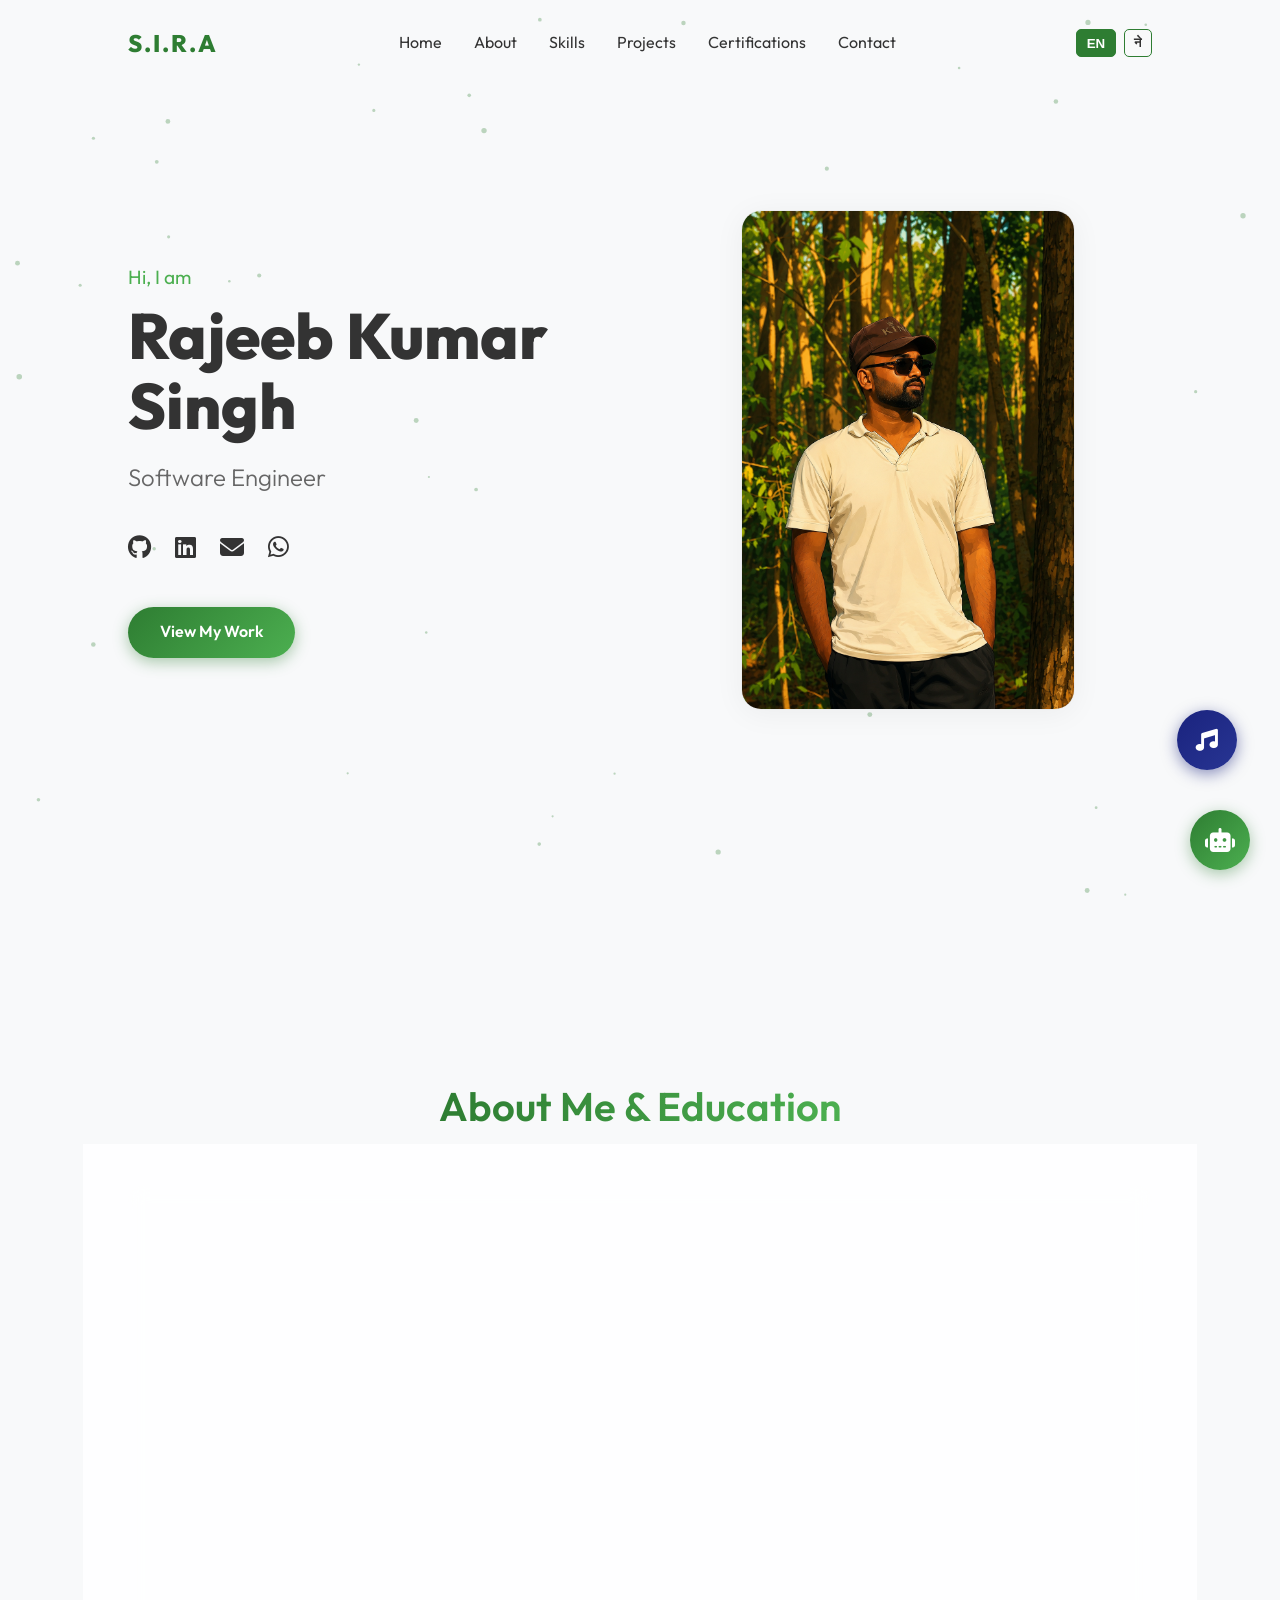
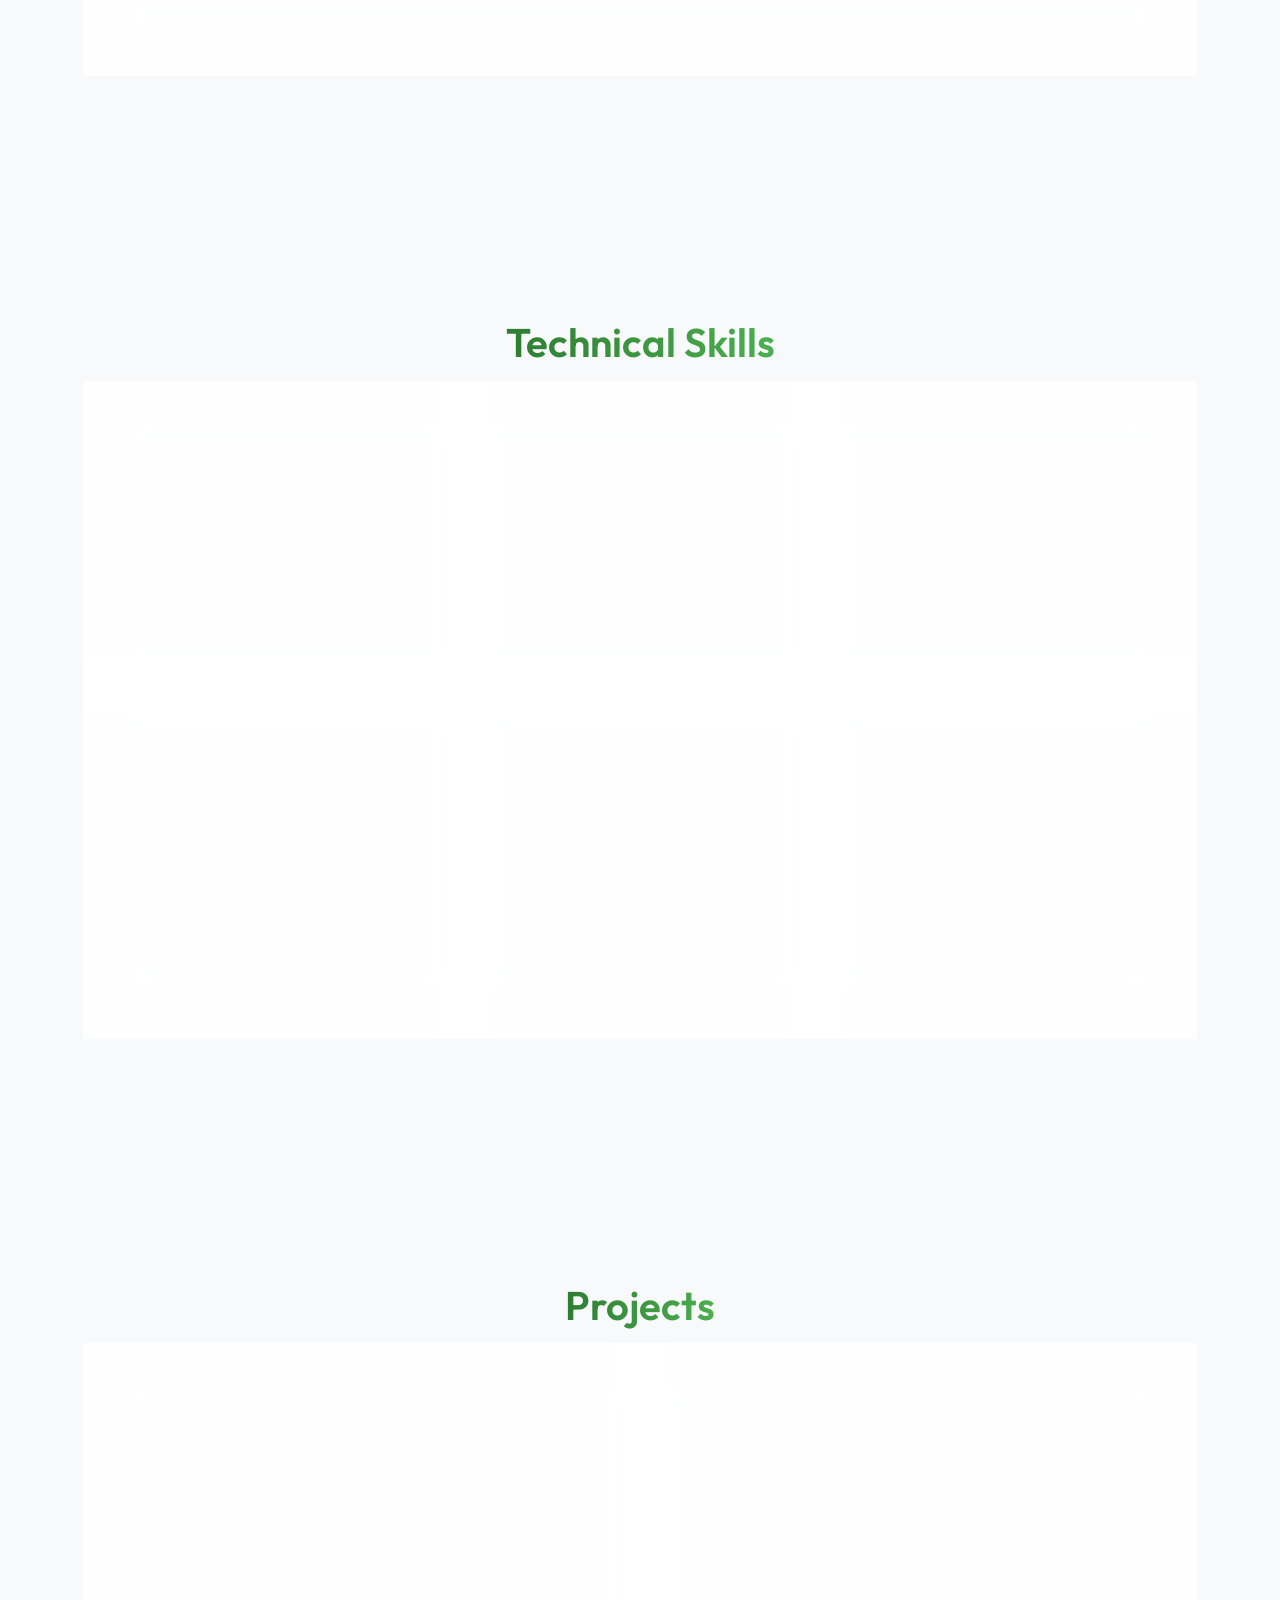
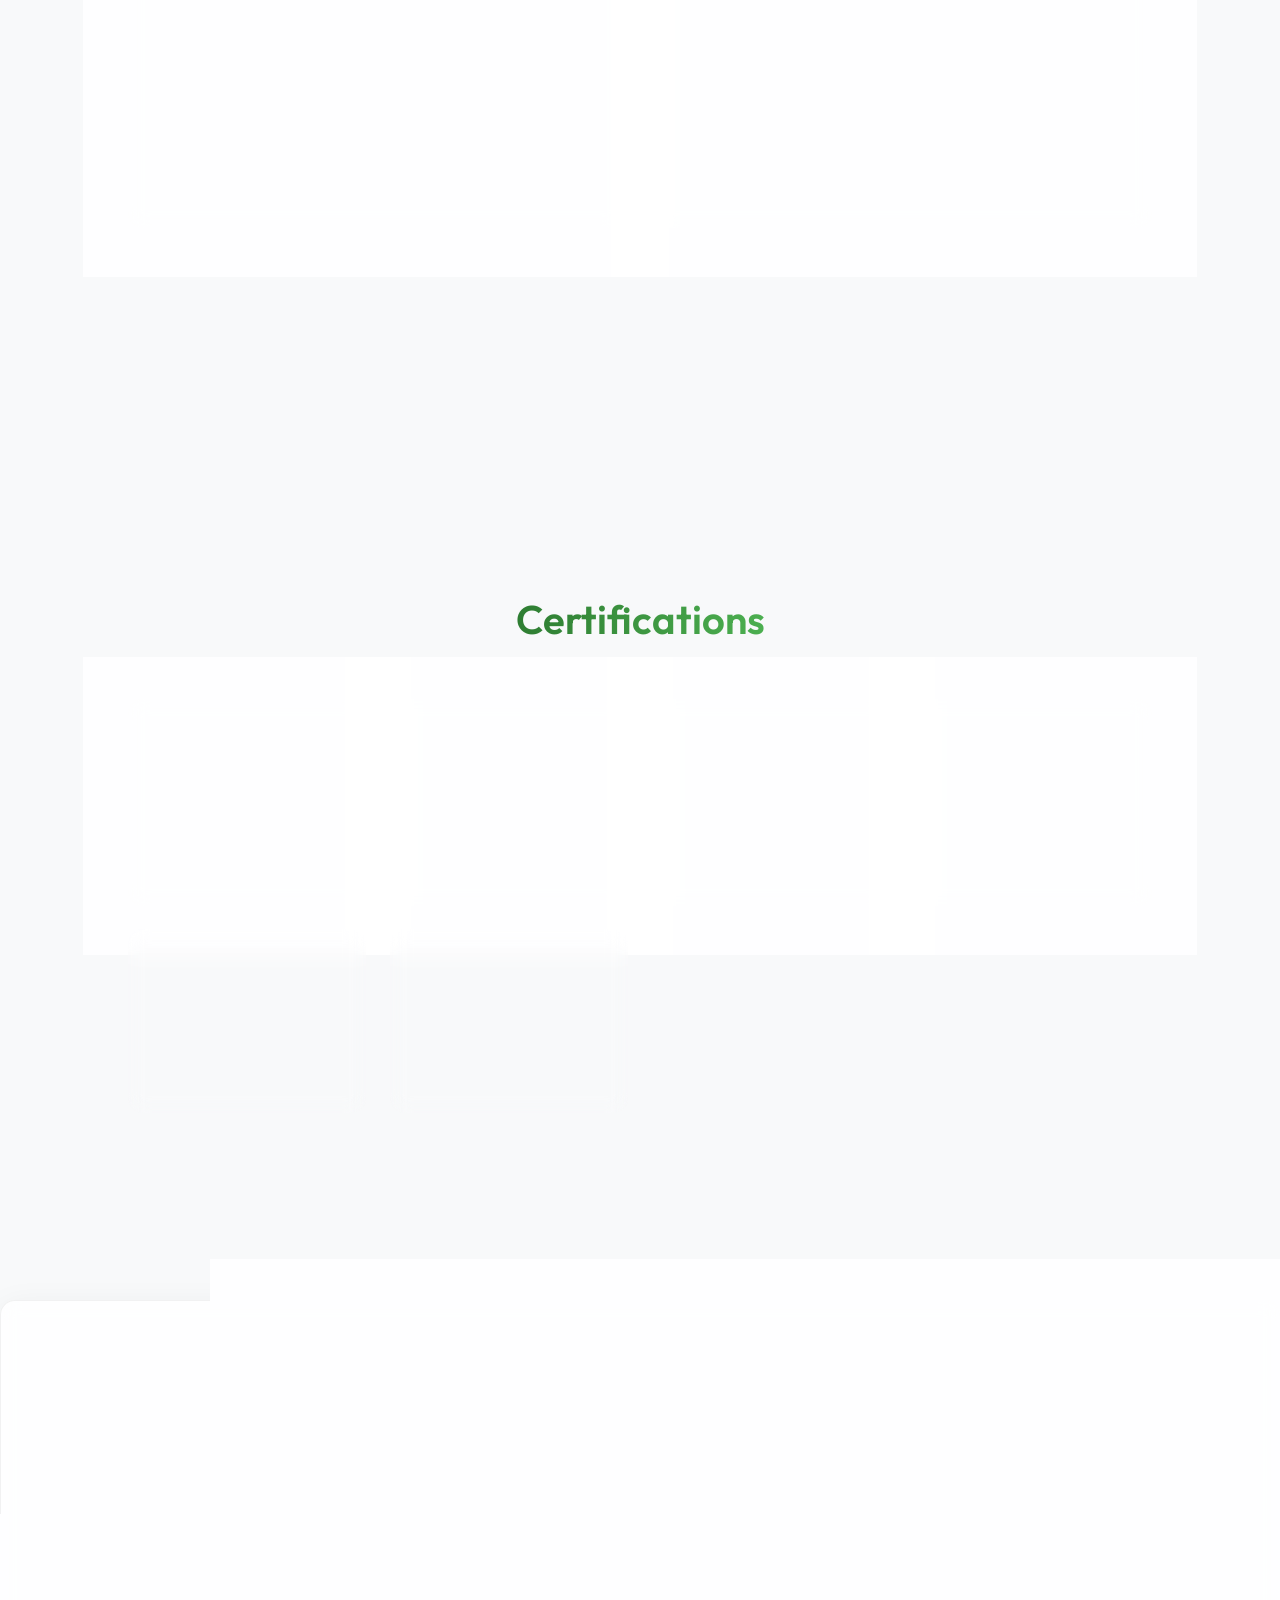
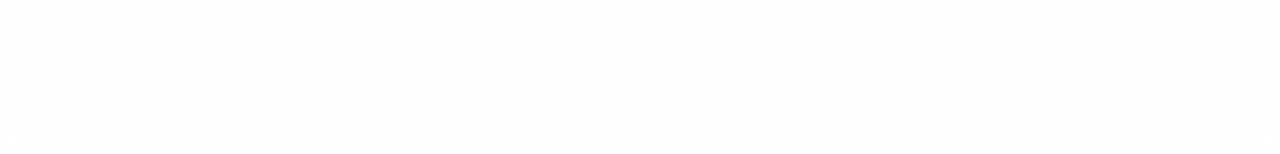
<file: index.html>
<!DOCTYPE html>
<html lang="en">

<head>
    <meta charset="UTF-8">
    <meta name="viewport" content="width=device-width, initial-scale=1.0">
    <meta name="description" content="Rajeeb Kumar Singh - Portfolio">
    <title>Rajeeb Kumar Singh | Portfolio</title>
    <!-- Google Fonts -->
    <link rel="preconnect" href="https://fonts.googleapis.com">
    <link rel="preconnect" href="https://fonts.gstatic.com" crossorigin>
    <link href="https://fonts.googleapis.com/css2?family=Outfit:wght@300;400;600;800&display=swap" rel="stylesheet">
    <link rel="stylesheet" href="style.css">
    <!-- Font Awesome for Icons -->
    <link rel="stylesheet" href="https://cdnjs.cloudflare.com/ajax/libs/font-awesome/6.4.0/css/all.min.css">
    <script src="translations.js"></script>
</head>

<body>

    <!-- Canvas for background effects (e.g., particles/waves) -->
    <canvas id="bg-canvas"></canvas>

    <!-- Navigation -->
    <nav class="navbar">
        <div class="logo">S.I.R.A</div>
        <ul class="nav-links">
            <li><a href="#home" data-i18n="nav_home">Home</a></li>
            <li><a href="#about" data-i18n="nav_about">About</a></li>
            <li><a href="#skills" data-i18n="nav_skills">Skills</a></li>
            <li><a href="#projects" data-i18n="nav_projects">Projects</a></li>
            <li><a href="#certifications" data-i18n="nav_certifications">Certifications</a></li>
            <li><a href="#contact" data-i18n="nav_contact">Contact</a></li>
        </ul>
        <div class="lang-switch">
            <button id="lang-en" class="active">EN</button>
            <button id="lang-ne">ने</button>
        </div>
        <div class="hamburger" id="hamburger">
            <i class="fas fa-bars" id="hamburger-icon"></i>
        </div>
    </nav>
    <!-- Mobile nav overlay backdrop -->
    <div class="nav-overlay" id="nav-overlay"></div>

    <!-- Hero Section -->
    <section id="home" class="hero">
        <div class="hero-container">
            <div class="hero-content">
                <p class="greeting" data-i18n="greeting">Hi, I am</p>
                <h1 class="name" data-i18n="name">Rajeeb Kumar Singh</h1>
                <h2 class="roles">
                    <span class="typewriter" data-i18n="roles">Software Engineering Student | QA | Web Developer | ML Enthusiast</span>
                </h2>
                <div class="social-links">
                    <a href="https://github.com/Viz-Ar" target="_blank" title="GitHub"><i class="fab fa-github"></i></a>
                    <a href="https://Linkedin.com/in/rajivsingh/" target="_blank" title="LinkedIn"><i
                            class="fab fa-linkedin"></i></a>
                    <a href="mailto:singhrajiv18110922@gmail.com" title="Email"><i class="fas fa-envelope"></i></a>
                    <a href="https://wa.me/9779815879153" target="_blank" title="WhatsApp"><i
                            class="fab fa-whatsapp"></i></a>
                </div>
                <a href="#projects" class="btn primary-btn" data-i18n="view_work">View My Work</a>
            </div>
            <div class="hero-image-wrapper">
                <img src="Rajiv_O.png" 
                     onerror="this.onerror=null;this.src='https://raw.githubusercontent.com/Viz-Ar/Portfolio/main/Rajiv_O.png'" 
                     alt="Rajeeb Kumar Singh" class="hero-img">
            </div>
        </div>
    </section>

    <!-- About & Education Section -->
    <section id="about" class="about">
        <div class="section-title">
            <h2 data-i18n="about_title">About Me & Education</h2>
        </div>
        <div class="about-container glass-panel">

            <div class="about-text">
                <p data-i18n="about_desc">I am a passionate <strong>Software Engineering Student</strong> at Pokhara University, with a
                    keen interest in Software Quality Assurance, Full-Stack Web Development, and Machine Learning. I
                    thrive on solving complex problems and continuously expanding my technical toolkit.</p>
            </div>
            <div class="education-timeline">
                <div class="timeline-item">
                    <div class="timeline-dot"></div>
                    <div class="timeline-content">
                        <h3 data-i18n="edu_be">BE in Software Engineering</h3>
                        <p data-i18n="edu_pu">Pokhara University</p>
                        <span class="date" data-i18n="edu_be_date">2022 – Present</span>
                    </div>
                </div>
                <div class="timeline-item">
                    <div class="timeline-dot"></div>
                    <div class="timeline-content">
                        <h3 data-i18n="edu_neb">NEB 10+2</h3>
                        <p data-i18n="edu_kh">Kumudini Homes Secondary School</p>
                        <span class="date" data-i18n="edu_neb_date">2019 – 2021</span>
                    </div>
                </div>
            </div>
        </div>
    </section>

    <!-- Skills Section -->
    <section id="skills" class="skills">
        <div class="section-title">
            <h2 data-i18n="skills_title">Technical Skills</h2>
        </div>
        <div class="skills-grid">
            <div class="skill-category glass-card">
                <h3><i class="fas fa-code"></i> <span data-i18n="skill_prog">Programming</span></h3>
                <div class="tags">
                    <span>Python</span>
                    <span>JavaScript</span>
                    <span>C</span>
                    <span>SQL</span>
                    <span>Flutter</span>
                </div>
            </div>
            <div class="skill-category glass-card">
                <h3><i class="fas fa-brain"></i> <span data-i18n="skill_ml">Machine Learning</span></h3>
                <div class="tags">
                    <span>Scikit-learn</span>
                    <span>TensorFlow</span>
                    <span>CNN</span>
                    <span>XGBoost</span>
                    <span>Random Forest</span>
                </div>
            </div>
            <div class="skill-category glass-card">
                <h3><i class="fas fa-globe"></i> <span data-i18n="skill_web">Web Development</span></h3>
                <div class="tags">
                    <span>HTML/CSS</span>
                    <span>JavaScript</span>
                    <span>Django (Beginner)</span>
                </div>
            </div>
            <div class="skill-category glass-card">
                <h3><i class="fas fa-chart-pie"></i> <span data-i18n="skill_ds">Data Science</span></h3>
                <div class="tags">
                    <span>EDA</span>
                    <span>Data Visualization</span>
                    <span>Pandas</span>
                    <span>NumPy</span>
                </div>
            </div>
            <div class="skill-category glass-card">
                <h3><i class="fas fa-tools"></i> <span data-i18n="skill_tools">Tools & Platforms</span></h3>
                <div class="tags">
                    <span>Git & GitHub</span>
                    <span>VS Code</span>
                    <span>Jupyter Notebook</span>
                    <span>Streamlit</span>
                    <span>Docker</span>
                    <span>Postman</span>
                    <span>Selenium</span>
                    <span>JMeter</span>
                </div>
            </div>
            <div class="skill-category glass-card">
                <h3><i class="fas fa-lightbulb"></i> <span data-i18n="skill_concepts">Concepts</span></h3>
                <div class="tags">
                    <span>Deep Learning</span>
                    <span>Software Testing Basics</span>
                    <span>Problem Solving</span>
                    <span>Teamwork</span>
                </div>
            </div>
        </div>
    </section>

    <!-- Projects Section -->
    <section id="projects" class="projects">
        <div class="section-title">
            <h2 data-i18n="projects_title">Projects</h2>
        </div>
        <div class="project-grid">
            <div class="project-card glass-card">
                <div class="project-info">
                    <h3>MastishkhNet</h3>
                    <p class="subtitle" data-i18n="proj1_sub">Brain Tumor Detection System (ongoing)</p>
                    <ul class="project-details">
                        <li>Developed an AI-powered brain tumor classification system using MRI images.</li>
                        <li>Implemented Custom CNN, MobileNetV2, and EfficientNetB0 models.</li>
                        <li>Integrated Grad-CAM visualization for explainable AI predictions.</li>
                        <li>Built an automated model selection mechanism for optimized accuracy.</li>
                        <li>Worked on preprocessing, augmentation, training, and evaluation pipelines.</li>
                    </ul>
                </div>
            </div>
            <div class="project-card glass-card">
                <div class="project-info">
                    <h3>Alzheimer’s Detection</h3>
                    <p class="subtitle" data-i18n="proj2_sub">Disease Prediction System</p>
                    <ul class="project-details">
                        <li>Developed a prediction system using Machine Learning techniques.</li>
                        <li>Performed data cleaning, preprocessing, and exploratory data analysis (EDA).</li>
                        <li>Built a Streamlit-based interface for real-time user prediction and interaction.</li>
                    </ul>
                </div>
            </div>
        </div>
    </section>

    <!-- Certifications Section -->
    <section id="certifications" class="certifications">
        <div class="section-title">
            <h2 data-i18n="cert_title">Certifications</h2>
        </div>
        <div class="cert-grid">
            <div class="cert-card glass-card">
                <i class="fas fa-cloud cert-icon"></i>
                <h3>Cloud and DevOps Technology</h3>
                <p>Pokhara University</p>
            </div>
            <div class="cert-card glass-card">
                <i class="fas fa-database cert-icon"></i>
                <h3>Data Science</h3>
                <p>5 min Engineering</p>
            </div>
            <div class="cert-card glass-card">
                <i class="fab fa-python cert-icon"></i>
                <h3>Python Programming</h3>
                <p>freeCodeCamp</p>
            </div>
            <div class="cert-card glass-card">
                <i class="fas fa-robot cert-icon"></i>
                <h3>AI & Deep Learning Fundamentals</h3>
                <p>Coursera</p>
            </div>
            <div class="cert-card glass-card">
                <i class="fab fa-git-alt cert-icon"></i>
                <h3>Git & GitHub Essentials</h3>
                <p>Udemy</p>
            </div>
            <div class="cert-card glass-card">
                <i class="fas fa-mobile-alt cert-icon"></i>
                <h3>Responsive Web Design</h3>
                <p>freeCodeCamp</p>
            </div>
        </div>
    </section>

    <!-- Footer / Contact -->
    <footer id="contact" class="footer glass-panel">
        <div class="footer-content">
            <h2 data-i18n="contact_title">Let's Connect</h2>
            <p data-i18n="contact_desc">Open to software engineering and QA opportunities.</p>
            <div class="contact-info">
                <p><i class="fas fa-phone"></i> +977 9815879153</p>
                <p><i class="fas fa-envelope"></i> singhrajiv18110922@gmail.com</p>
            </div>
            <div class="social-links footer-socials">
                <a href="https://github.com/Viz-Ar" target="_blank"><i class="fab fa-github"></i></a>
                <a href="https://Linkedin.com/in/rajivsingh/" target="_blank"><i class="fab fa-linkedin"></i></a>
                <a href="https://wa.me/9779815879153" target="_blank"><i class="fab fa-whatsapp"></i></a>
            </div>
        </div>
        <div class="footer-bottom">
            <p data-i18n="footer_rights">&copy; 2026 Rajeeb Kumar Singh. All Rights Reserved.</p>
        </div>
    </footer>

    <!-- Music Player -->
    <div class="music-player-container">
        <audio id="bg-music" loop>
            <source src="https://cdn.pixabay.com/download/audio/2022/05/27/audio_1808fbf07a.mp3" type="audio/mpeg">
        </audio>
        <div class="music-btn" id="music-toggle" title="Play / Pause Music">
            <i class="fas fa-music" id="music-icon"></i>
            <div class="music-ripple"></div>
            <div class="music-bars" id="music-bars">
                <span></span><span></span><span></span><span></span>
            </div>
        </div>
        <div class="music-label" id="music-label">Lofi Vibes 🎵</div>
    </div>

    <!-- Chatbot -->
    <div class="chatbot-container">
        <div class="chatbot-toggle" id="chatbot-toggle">
            <i class="fas fa-robot"></i>
        </div>
        <div class="chatbot-window" id="chatbot-window">
            <div class="chatbot-header">
                <h3 data-i18n="bot_title">Rajeeb's Virtual Assistant</h3>
                <i class="fas fa-times" id="chatbot-close"></i>
            </div>
            <div class="chatbot-messages" id="chatbot-messages">
                <div class="message bot-message" data-i18n="bot_welcome">Hello! Ask me anything about Rajeeb's CV (skills, projects, education,
                    etc.).</div>
            </div>
            <div class="chatbot-input-container">
                <input type="text" id="chatbot-input" data-i18n-placeholder="bot_placeholder" placeholder="Ask a question...">
                <button id="chatbot-send"><i class="fas fa-paper-plane"></i></button>
            </div>
        </div>
    </div>

    <script src="script.js"></script>
</body>

</html>
</file>
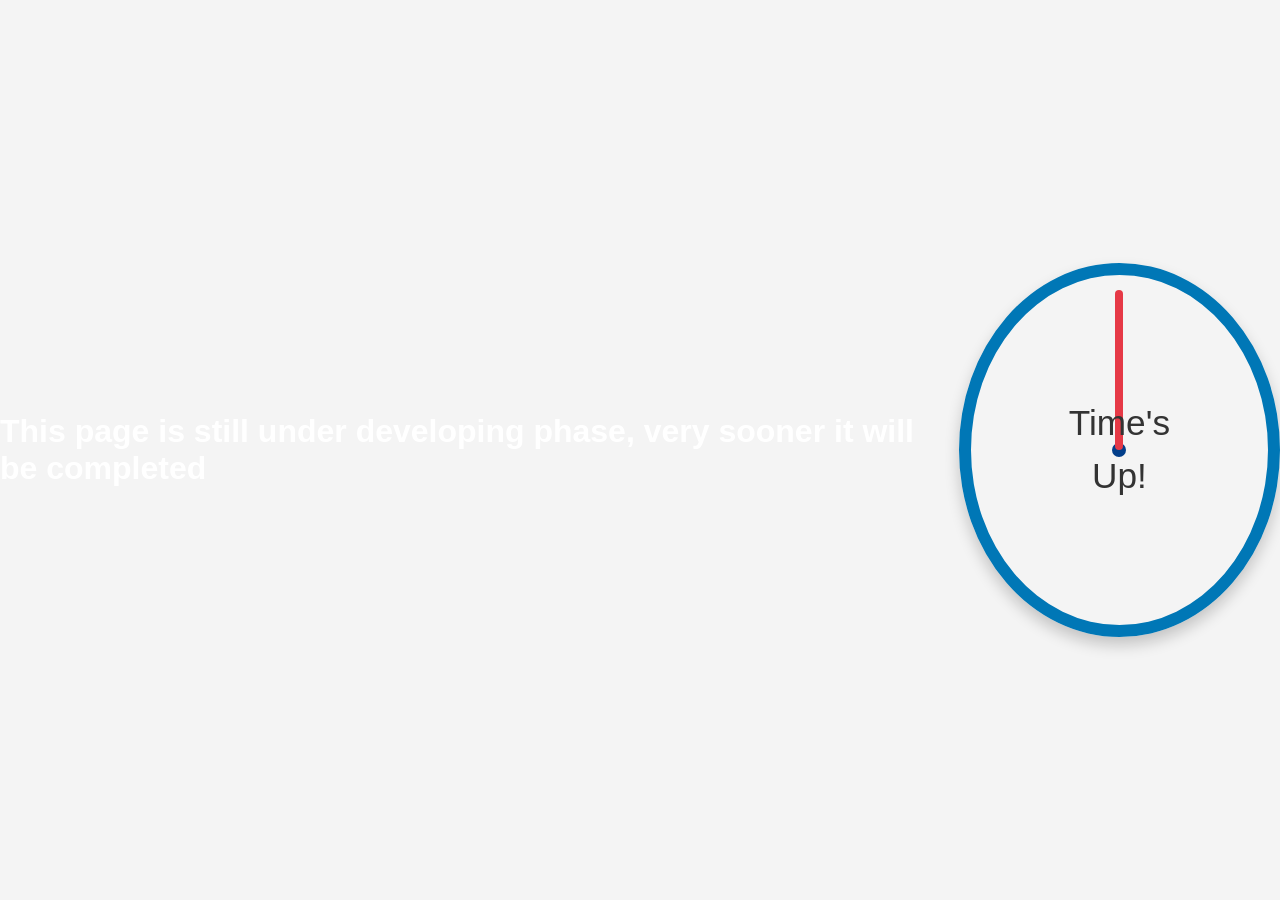
<file: portfolio/Contact.html>
<!DOCTYPE html>
<html lang="en">
<head>
    <meta charset="UTF-8">
    <meta name="viewport" content="width=device-width, initial-scale=1.0">
    <title>Portfolio</title>
    <style>
     
        body {
            margin: 0;
            padding: 0;
            background-image: url('https://th.bing.com/th/id/R.18296778ec9f1b388a6f80c3e5987a88?rik=HR1q%2f55lqCdrqg&riu=http%3a%2f%2fdonteatalone.com%2fwp-content%2fuploads%2f2015%2f11%2fman-waiting-on-bench.png&ehk=JxxAjTBgbV1j23hGlJSOqACbGi23%2bgh52afemDQQYPQ%3d&risl=&pid=ImgRaw&r=0'); /* Path to your image */
            background-size: cover; /* Scale the image to cover the page */
            background-position: center; /* below the image */
            background-repeat: no-repeat; /* Prevent tiling */
            height: 25vh; /* Full height of the viewport */
            color: white; /* Optional: Set text color for contrast */
            font-family: Arial, sans-serif; /* Optional: Set a clean font style */
        }
        body, html {
            height: 100%;
            display: flex;
            justify-content: center;
            align-items: center;
            background-color: #f4f4f4;
            font-family: 'Poppins', sans-serif;
        }
        .clock {
            position: relative;
            width: 350px;
            height: 350px;
            border: 12px solid #0077b6;
            border-radius: 50%;
            box-shadow: 0 8px 15px rgba(0, 0, 0, 0.2);
        }
        .clock::before {
            content: '';
            position: absolute;
            width: 14px;
            height: 14px;
            background: #023e8a;
            border-radius: 50%;
            top: 50%;
            left: 50%;
            transform: translate(-50%, -50%);
        }
        .hand {
            position: absolute;
            width: 8px;
            height: 160px;
            background: #e63946;
            top: 50%;
            left: 50%;
            transform-origin: bottom center;
            transform: translate(-50%, -100%) rotate(0deg);
            border-radius: 6px;
        }
        .countdown {
            position: absolute;
            top: 50%;
            left: 50%;
            transform: translate(-50%, -50%);
            font-size: 2.2em;
            color: #333;
            text-align: center;
            line-height: 1.5em;
        }
        .label {
            font-size: 0.7em;
            color: #777;
        }
       
    </style>
</head>
<body>
    <h1>This page is still under developing phase, very sooner it will be completed </h1>
    <div class="clock">
        <div class="hand" id="hand"></div>
        <div class="countdown" id="countdown">
            <div><span id="days">30</span> <span class="label">Days</span></div>
            <div><span id="hours">23</span> <span class="label">Hours</span></div>
            <div><span id="minutes">59</span> <span class="label">Minutes</span></div>
            <div><span id="seconds">60</span> <span class="label">Seconds</span></div>
        </div>
    </div>

    <script>
        const handEl = document.getElementById('hand');
        const daysEl = document.getElementById('days');
        const hoursEl = document.getElementById('hours');
        const minutesEl = document.getElementById('minutes');
        const secondsEl = document.getElementById('seconds');

        // Set target countdown date (adjust as needed)
        const targetDate = new Date("2024-12-31T23:59:59").getTime();

        function updateClock() {
            const now = new Date().getTime();
            const timeLeft = targetDate - now;

            if (timeLeft <= 0) {
                clearInterval(interval);
                document.querySelector('.countdown').innerHTML = "Time's Up!";
                return;
            }

            const days = Math.floor(timeLeft / (1000 * 60 * 60 * 24));
            const hours = Math.floor((timeLeft % (1000 * 60 * 60 * 24)) / (1000 * 60 * 60));
            const minutes = Math.floor((timeLeft % (1000 * 60 * 60)) / (1000 * 60));
            const seconds = Math.floor((timeLeft % (1000 * 60)) / 1000);

            daysEl.textContent = days < 10 ? '0' + days : days;
            hoursEl.textContent = hours < 10 ? '0' + hours : hours;
            minutesEl.textContent = minutes < 10 ? '0' + minutes : minutes;
            secondsEl.textContent = seconds < 10 ? '0' + seconds : seconds;

            // Rotate the hand anticlockwise based on remaining seconds
            const totalSeconds = (targetDate - now) / 1000;
            const rotation = -(360 / 60) * (totalSeconds % 60);
            handEl.style.transform = `translate(-50%, -100%) rotate(${rotation}deg)`;
        }

        // Update every second
        const interval = setInterval(updateClock, 1000);
        updateClock();
    </script>
</body>
</html>
</file>
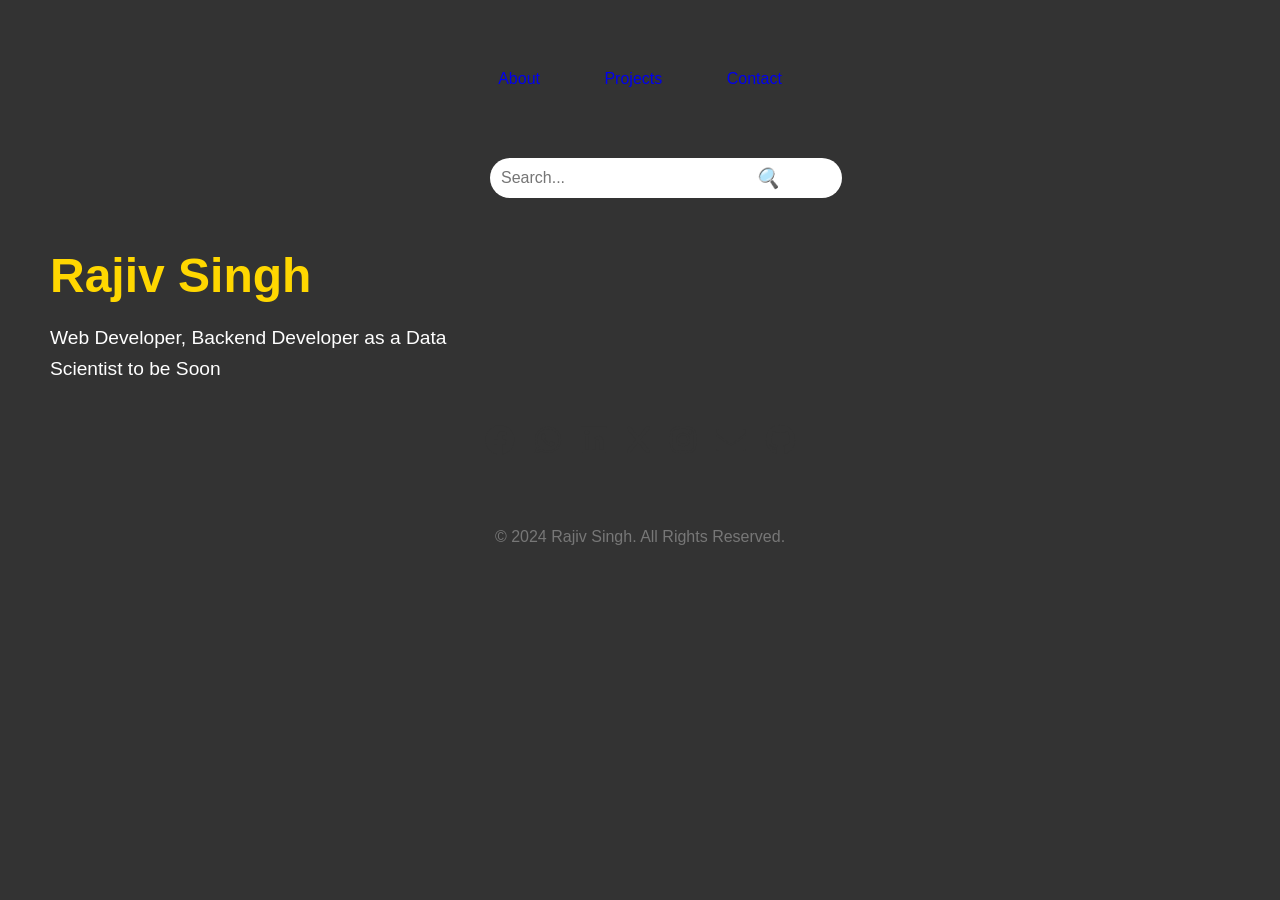
<file: portfolio/my website design.html>
<!DOCTYPE html>
<html lang="en">
<head>
    <meta charset="UTF-8">
    <meta name="viewport" content="width=device-width, initial-scale=1.0">
    <title>Portfolio</title>
    <style>
        body {
    background-color: #333; /* Light black / dark gray */
    color: white; /* Optional: Sets text color to white for contrast */
    font-family: Arial, sans-serif; /* Optional: Sets a clean font style */
    margin: 0; /* Removes default margin */
    padding: 0; /* Removes default padding */
}
.button-container {
            text-align: center; /* Center the buttons on the page */
            margin-top: 50px;
        }

        .button {
            background-color: transparent; /* Dark gray button background */
            color: white; /* White text */
            border: none; /* Removes default border */
            padding: 10px 20px; /* Padding for the button */
            margin: 10px; /* Space between buttons */
            font-size: 1em; /* Font size for text */
            border-radius: 5px; /* Rounded corners */
            cursor: pointer; /* Changes cursor to pointer on hover */
            transition: background-color 0.3s ease, color 0.3s ease; /* Smooth hover effect */
        }

        .button:hover {
            background-color: transparent; /* Lighter gray on hover */
            color: #333; /* Light gray text on hover */
        }
        .search-container {
            position: relative;
            width: 300px; /* Adjust width as needed */
            margin: 50px auto; /* Center the search bar on the page */
        }

        .search-input {
            width: 100%;
            padding: 10px 40px 10px 10px; /* Add padding to the right for the icon */
            font-size: 16px;
            border: 1px solid transparent; /* Light border */
            border-radius: 20px; /* Rounded corners */
            outline: none; /* Remove focus outline */
            transition: border-color 0.3s ease; /* Smooth transition */
        }

        .search-input:focus {
            border-color: #555; /* Darker border on focus */
        }

        .search-icon {
            position: absolute;
            top: 50%;
            right: 10px; /* Position the icon inside the input field */
            transform: translateY(-50%);
            color: #555; /* Icon color */
            font-size: 20px; /* Adjust size */
            pointer-events: none; /* Prevent icon from capturing mouse clicks */
        }
        body {
            margin: 0;
            padding: 0;
            background-image: url('https://scontent.fktm21-1.fna.fbcdn.net/v/t1.6435-9/67587193_711376245941935_2121612281132351488_n.jpg?_nc_cat=104&ccb=1-7&_nc_sid=a5f93a&_nc_eui2=AeFgYvRwS2qr7VmeRZLfgO2it-vWky2OI2W369aTLY4jZezE4UrQDKdRlflxRXKufUI5pYHyLeb907TvGhUlLmPE&_nc_ohc=Cnoz_g999XIQ7kNvgE81jb5&_nc_zt=23&_nc_ht=scontent.fktm21-1.fna&_nc_gid=A2FpvoDmRwbcZLsiuHD67nD&oh=00_AYC2xNTLSMxzk4elisbqfQqOjOXmUQFYsMlIF3_DKzDXJQ&oe=678D1832'); /* Path to your image */
            background-size: cover; /* Scale the image to cover the page */
            background-position: below; /* below the image */
            background-repeat: no-repeat; /* Prevent tiling */
            height: 25vh; /* Full height of the viewport */
            color: white; /* Optional: Set text color for contrast */
            font-family: Arial, sans-serif; /* Optional: Set a clean font style */
        }

        h1 {
            text-align: left;
            margin-top: 1%;
        }
        .text-container {
            margin-left: 50px; /* Position the text on the left side */
            max-width: 400px; /* Limit the width of the text block */
        }

        .text-container h1 {
            font-size: 3em; /* Larger font for the heading */
            color: #FFD700; /* Gold color */
            margin: 0 0 20px;
        }

        .text-container p {
            font-size: 1.2em; /* Slightly larger font for the paragraph */
            line-height: 1.6; /* Add spacing between lines */
            color: #ffffff; /* White text color */
        }
        
    .social-buttons {
        display: flex; /* Use flexbox to align icons horizontally */
        justify-content: center; /* Center the icons */
        align-items: below; /* Vertically align icons */
        gap: 20px; /* Space between the icons */
        padding: 20px 0; /* Add padding around the icons */
    }

    .social-icon {
        font-size: 30px; /* Icon size */
        color: #333; /* Default color */
        text-decoration: none; /* Remove underline */
        transition: color 0.3s ease; /* Smooth transition for hover effect */
    }

    .social-icon:hover {
        color: #FFD700; /* Yellow color on hover */
    }
    .footer {
            text-align: center;
            margin: 50px 0 20px;
            font-size: 1em;
            color: #777;
        }
    </style>
</head>
<body>
    <div class="button-container">
        <button class="button"><a href="about.html" style="text-decoration: #333;">About</a></button>
        <button class="button"><a href="Projects.html" style="text-decoration: #333;">Projects</a></button>
        <button class="button"><a href="Contact.html" style="text-decoration: #333;">Contact</a></button>
    </div>
    <div class="search-container">
        <input type="text" class="search-input" placeholder="Search...">
        <i class="search-icon">&#128269;</i> <!-- Unicode for search icon -->
    </div>
    <div class="text-container" id="popup">
        <h1>Rajiv Singh</h1>
        <p>
        Web Developer, Backend Developer as a Data Scientist to be Soon
        </p>
    </div> 
    <!-- Include Font Awesome CDN for icons -->
<link rel="stylesheet" href="https://cdnjs.cloudflare.com/ajax/libs/font-awesome/6.0.0-beta3/css/all.min.css">

<div class="social-buttons">
    <a href="https://www.facebook.com/saikoboe.rax" class="social-icon" target="_blank">
        <i class="fab fa-facebook"></i>
    </a>
    <a href="https://wa.me/9815879153" class="social-icon" target="_blank">
        <i class="fab fa-whatsapp"></i>
    </a>
    <a href="https://www.linkedin.com/in/rajiv-singh-3ab011282?utm_source=share&utm_campaign=share_via&utm_content=profile&utm_medium=android_app" class="social-icon" target="_blank">
        <i class="fab fa-linkedin"></i>
    </a>
    <a href="https://x.com/RajivSingh93839?t=qfrvai3o649sm-IriC-h8g&s=09" class="social-icon" target="_blank">
        <i class="fab fa-x"></i> <!-- X (formerly Twitter) icon -->
    </a>
    <a href="https://www.instagram.com/rajiv___singh0/#" class="social-icon" target="_blank">
        <i class="fab fa-instagram"></i>
    </a>
    <a href="mailto:singhrajiv18110922@gmail.com" class="social-icon" target="_blank">
        <i class="fas fa-envelope"></i> <!-- Gmail icon (using envelope icon) -->
    </a>
    <a href="https://github.com/Viz-Ar" class="social-icon" target="_blank">
        <i class="fab fa-github"></i> <!-- GitHub icon -->
    </a>
</div>

<div class="footer">
    © 2024 Rajiv Singh. All Rights Reserved.
</div>
</body>
</html>
</file>
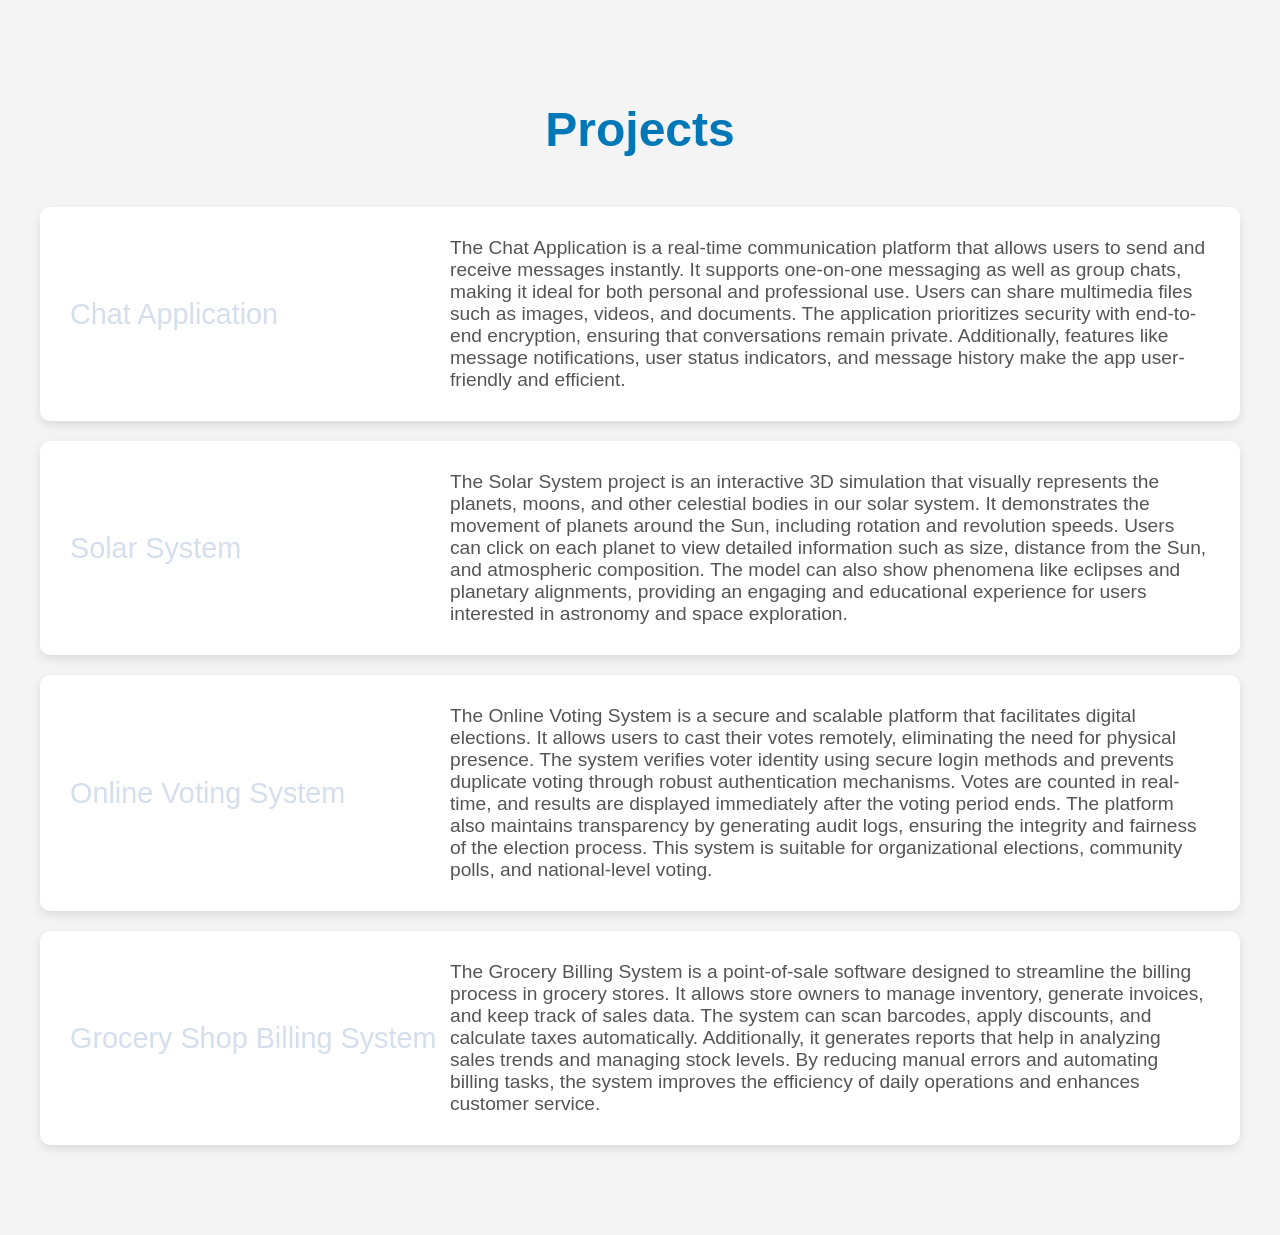
<file: portfolio/Projects.html>
<!DOCTYPE html>
<html lang="en">
<head>
    <meta charset="UTF-8">
    <meta name="viewport" content="width=device-width, initial-scale=1.0">
    <title>Projects</title>
    <style>
         body {
    background-color: #333; /* Light black / dark gray */
    color: white; /* Optional: Sets text color to white for contrast */
    font-family: Arial, sans-serif; /* Optional: Sets a clean font style */
    margin: 0; /* Removes default margin */
    padding: 0; /* Removes default padding */
}
body {
            margin: 0;
            padding: 0;
            background-image: url('https://img.freepik.com/premium-photo/realistic-photo-circuits-artificial-intelligence-realism_281348-3241.jpg?w=2000');  /* Replace with your image path */
            background-size: cover;
            background-position: center;
            background-attachment: fixed;
            font-family: 'Arial', sans-serif;
            color: white;
        }
        .content {
            text-align: center;
            padding: 100px 20px;
        }
        body {
            margin: 0;
            padding: 0;
            font-family: 'Poppins', sans-serif;
            background-color: #f4f4f4;
            color: #333;
        }
        .container {
            max-width: 1200px;
            margin: 50px auto;
            padding: 20px;
        }
        .section-title {
            text-align: center;
            font-size: 3em;
            color: #0077b6;
            margin-bottom: 50px;
        }
        .project-card {
            display: flex;
            align-items: center;
            justify-content: space-between;
            background: #ffffff;
            padding: 30px;
            margin: 20px 0;
            border-radius: 10px;
            box-shadow: 0 4px 10px rgba(0, 0, 0, 0.1);
        }
        .project-title {
            flex: 1;
            text-align: left;
            font-size: 1.8em;
            color: #d4deec;
        }
        .project-description {
            flex: 2;
            text-align: left;
            font-size: 1.2em;
            color: #555;
        }
    </style>
    </style>
</head>
<body>
   
    <div class="container">
        <h1 class="section-title">Projects</h1>

        <div class="project-card">
            <div class="project-title">Chat Application</div>
            <div class="project-description">
                The Chat Application is a real-time communication platform that allows users to send and receive messages instantly. It supports one-on-one messaging as well as group chats, making it ideal for both personal and professional use. Users can share multimedia files such as images, videos, and documents. The application prioritizes security with end-to-end encryption, ensuring that conversations remain private. Additionally, features like message notifications, user status indicators, and message history make the app user-friendly and efficient.
            </div>
        </div>

        <div class="project-card">
            <div class="project-title">Solar System</div>
            <div class="project-description">
                The Solar System project is an interactive 3D simulation that visually represents the planets, moons, and other celestial bodies in our solar system. It demonstrates the movement of planets around the Sun, including rotation and revolution speeds. Users can click on each planet to view detailed information such as size, distance from the Sun, and atmospheric composition. The model can also show phenomena like eclipses and planetary alignments, providing an engaging and educational experience for users interested in astronomy and space exploration.
            </div>
        </div>

        <div class="project-card">
            <div class="project-title">Online Voting System</div>
            <div class="project-description">
                The Online Voting System is a secure and scalable platform that facilitates digital elections. It allows users to cast their votes remotely, eliminating the need for physical presence. The system verifies voter identity using secure login methods and prevents duplicate voting through robust authentication mechanisms. Votes are counted in real-time, and results are displayed immediately after the voting period ends. The platform also maintains transparency by generating audit logs, ensuring the integrity and fairness of the election process. This system is suitable for organizational elections, community polls, and national-level voting.
            </div>
        </div>

        <div class="project-card">
            <div class="project-title">Grocery Shop Billing System</div>
            <div class="project-description">
                The Grocery Billing System is a point-of-sale software designed to streamline the billing process in grocery stores. It allows store owners to manage inventory, generate invoices, and keep track of sales data. The system can scan barcodes, apply discounts, and calculate taxes automatically. Additionally, it generates reports that help in analyzing sales trends and managing stock levels. By reducing manual errors and automating billing tasks, the system improves the efficiency of daily operations and enhances customer service.
            </div>
        </div>

    </div>

</body>
</html>
</file>
<file: style.css>
/* Base & Variables */
:root {
    --bg-dark: #f8f9fa; /* Using light grey as background */
    --bg-glass: rgba(255, 255, 255, 0.85);
    --text-main: #333333;
    --text-muted: #666666;
    --accent-primary: #2e7d32; /* Professional green */
    --accent-secondary: #4caf50;
    --glass-border: rgba(0, 0, 0, 0.05);
    --glass-shadow: 0 4px 30px rgba(0, 0, 0, 0.05);
}

* {
    margin: 0;
    padding: 0;
    box-sizing: border-box;
}

body {
    font-family: 'Outfit', sans-serif;
    background-color: var(--bg-dark);
    color: var(--text-main);
    line-height: 1.6;
    overflow-x: hidden;
}

html {
    scroll-behavior: smooth;
}

canvas#bg-canvas {
    position: fixed;
    top: 0;
    left: 0;
    width: 100vw;
    height: 100vh;
    z-index: -1;
    pointer-events: none;
}

/* Typography & Utilities */
h1, h2, h3, h4 {
    font-weight: 600;
}

.section-title {
    text-align: center;
    margin-bottom: 3rem;
}

.section-title h2 {
    font-size: 2.5rem;
    background: linear-gradient(to right, var(--accent-primary), var(--accent-secondary));
    -webkit-background-clip: text;
    -webkit-text-fill-color: transparent;
    display: inline-block;
}

section {
    padding: 5rem 10%;
    min-height: 100vh;
    display: flex;
    flex-direction: column;
    justify-content: center;
}

.btn {
    display: inline-block;
    padding: 0.8rem 2rem;
    border-radius: 30px;
    text-decoration: none;
    font-weight: 600;
    transition: all 0.3s ease;
}

.primary-btn {
    background: linear-gradient(135deg, var(--accent-primary), var(--accent-secondary));
    color: white;
    box-shadow: 0 4px 15px rgba(46, 125, 50, 0.4);
}

.primary-btn:hover {
    transform: translateY(-3px);
    box-shadow: 0 6px 20px rgba(46, 125, 50, 0.6);
}

.glass-panel, .glass-card {
    background: var(--bg-glass);
    backdrop-filter: blur(10px);
    -webkit-backdrop-filter: blur(10px);
    border: 1px solid var(--glass-border);
    box-shadow: var(--glass-shadow);
    border-radius: 15px;
}

/* Navigation */
.navbar {
    position: fixed;
    top: 0;
    width: 100%;
    padding: 1.5rem 10%;
    display: flex;
    justify-content: space-between;
    align-items: center;
    z-index: 1000;
    transition: all 0.3s ease;
}

.navbar.scrolled {
    background: rgba(255, 255, 255, 0.95);
    backdrop-filter: blur(10px);
    padding: 1rem 10%;
    box-shadow: 0 2px 10px rgba(0,0,0,0.1);
}

.logo {
    font-size: 1.5rem;
    font-weight: 800;
    letter-spacing: 2px;
    color: var(--accent-primary);
}

.nav-links {
    list-style: none;
    display: flex;
    gap: 2rem;
}

.nav-links a {
    color: var(--text-main);
    text-decoration: none;
    font-weight: 400;
    transition: color 0.3s;
}

.nav-links a:hover {
    color: var(--accent-primary);
}

.hamburger {
    display: none;
    font-size: 1.5rem;
    cursor: pointer;
    width: 40px;
    height: 40px;
    align-items: center;
    justify-content: center;
    border-radius: 8px;
    transition: background 0.3s;
    color: var(--accent-primary);
    z-index: 1100;
}

.hamburger:hover {
    background: rgba(46, 125, 50, 0.1);
}

/* Hamburger icon rotation when open */
.hamburger.open i {
    transform: rotate(90deg);
}

.hamburger i {
    transition: transform 0.3s ease;
}

/* Mobile Nav Overlay */
.nav-overlay {
    display: none;
    position: fixed;
    inset: 0;
    background: rgba(0, 0, 0, 0.3);
    backdrop-filter: blur(2px);
    z-index: 999;
    opacity: 0;
    transition: opacity 0.3s ease;
}

.nav-overlay.active {
    opacity: 1;
}

.lang-switch {
    display: flex;
    gap: 0.5rem;
}

.lang-switch button {
    background: transparent;
    border: 1px solid var(--accent-primary);
    color: var(--text-main);
    padding: 0.3rem 0.6rem;
    border-radius: 5px;
    cursor: pointer;
    font-weight: 600;
    transition: all 0.3s;
}

.lang-switch button.active {
    background: var(--accent-primary);
    color: white;
}

/* Hero Section */
.hero {
    align-items: center;
    padding-top: 100px;
}

.hero-container {
    display: flex;
    flex-wrap: wrap;
    align-items: center;
    justify-content: space-between;
    gap: 3rem;
    width: 100%;
    max-width: 1200px;
}

.hero-content {
    flex: 1;
    min-width: 300px;
}

.hero-image-wrapper {
    flex: 1;
    display: flex;
    justify-content: center;
    min-width: 300px;
}

.hero-img {
    max-width: 100%;
    max-height: 500px;
    border-radius: 20px;
    object-fit: cover;
    box-shadow: var(--glass-shadow);
    border: 1px solid var(--glass-border);
}

.greeting {
    font-size: 1.2rem;
    color: var(--accent-secondary);
    margin-bottom: 0.5rem;
}

.name {
    font-size: 4rem;
    font-weight: 800;
    margin-bottom: 1rem;
    line-height: 1.1;
}

.roles {
    font-size: 1.5rem;
    color: var(--text-muted);
    margin-bottom: 2rem;
    font-weight: 300;
}

.social-links {
    display: flex;
    gap: 1.5rem;
    margin-bottom: 2.5rem;
}

.social-links a {
    color: var(--text-main);
    font-size: 1.5rem;
    transition: all 0.3s;
}

.social-links a:hover {
    color: var(--accent-primary);
    transform: translateY(-3px);
}

/* About Section */
.about-container {
    display: flex;
    flex-wrap: wrap;
    gap: 3rem;
    padding: 3rem;
    align-items: flex-start;
}

.about-images {
    flex: 1;
    display: flex;
    flex-direction: column;
    gap: 1.5rem;
    min-width: 250px;
}

.about-img {
    width: 100%;
    border-radius: 15px;
    object-fit: cover;
    box-shadow: var(--glass-shadow);
    border: 1px solid var(--glass-border);
}

.about-content-wrapper {
    flex: 2;
    min-width: 300px;
    display: flex;
    flex-direction: column;
    gap: 2rem;
}

.about-text p {
    font-size: 1.1rem;
    color: var(--text-muted);
}

.education-timeline {
    position: relative;
    padding-left: 20px;
    border-left: 2px solid var(--accent-primary);
}

.timeline-item {
    position: relative;
    margin-bottom: 2rem;
}

.timeline-item:last-child {
    margin-bottom: 0;
}

.timeline-dot {
    position: absolute;
    left: -27px;
    top: 5px;
    width: 12px;
    height: 12px;
    border-radius: 50%;
    background: var(--accent-secondary);
}

.timeline-content h3 {
    font-size: 1.2rem;
    margin-bottom: 0.3rem;
}

.timeline-content p {
    color: var(--text-muted);
    font-size: 0.9rem;
}

.timeline-content .date {
    display: inline-block;
    margin-top: 0.5rem;
    font-size: 0.8rem;
    color: var(--accent-primary);
    font-weight: 600;
}

/* Skills Section */
.skills-grid {
    display: grid;
    grid-template-columns: repeat(auto-fit, minmax(280px, 1fr));
    gap: 2rem;
}

.skill-category {
    padding: 2rem;
    transition: transform 0.3s;
}

.skill-category:hover {
    transform: translateY(-5px);
}

.skill-category h3 {
    margin-bottom: 1.5rem;
    display: flex;
    align-items: center;
    gap: 10px;
    color: var(--accent-secondary);
}

.tags {
    display: flex;
    flex-wrap: wrap;
    gap: 10px;
}

.tags span {
    background: rgba(46, 125, 50, 0.1);
    color: var(--text-main);
    padding: 5px 12px;
    border-radius: 20px;
    font-size: 0.9rem;
    border: 1px solid rgba(46, 125, 50, 0.3);
}

/* Projects Section */
.project-grid {
    display: grid;
    grid-template-columns: repeat(auto-fit, minmax(350px, 1fr));
    gap: 2rem;
}

.project-card {
    padding: 2rem;
    transition: transform 0.3s;
}

.project-card:hover {
    transform: translateY(-10px);
}

.project-info h3 {
    font-size: 1.5rem;
    color: var(--accent-primary);
    margin-bottom: 0.5rem;
}

.project-info .subtitle {
    color: var(--text-muted);
    font-size: 0.9rem;
    margin-bottom: 1.5rem;
    font-style: italic;
}

.project-details {
    list-style-type: disc;
    padding-left: 20px;
    color: var(--text-muted);
}

.project-details li {
    margin-bottom: 0.5rem;
    font-size: 0.95rem;
}

/* Certifications Section */
.cert-grid {
    display: grid;
    grid-template-columns: repeat(auto-fit, minmax(200px, 1fr));
    gap: 1.5rem;
}

.cert-card {
    padding: 2rem 1.5rem;
    text-align: center;
    display: flex;
    flex-direction: column;
    align-items: center;
    gap: 1rem;
    transition: transform 0.3s;
}

.cert-card:hover {
    transform: scale(1.05);
}

.cert-icon {
    font-size: 2.5rem;
    color: var(--accent-secondary);
}

.cert-card h3 {
    font-size: 1.1rem;
    line-height: 1.3;
}

.cert-card p {
    font-size: 0.9rem;
    color: var(--text-muted);
}

/* Footer */
.footer {
    padding: 4rem 10% 2rem;
    text-align: center;
    border-bottom-left-radius: 0;
    border-bottom-right-radius: 0;
    border-bottom: none;
}

.footer-content h2 {
    font-size: 2rem;
    margin-bottom: 1rem;
}

.footer-content p {
    color: var(--text-muted);
    margin-bottom: 2rem;
}

.contact-info {
    display: flex;
    justify-content: center;
    gap: 2rem;
    margin-bottom: 2rem;
    flex-wrap: wrap;
}

.footer-socials {
    justify-content: center;
}

.footer-bottom {
    margin-top: 3rem;
    padding-top: 2rem;
    border-top: 1px solid var(--glass-border);
    color: var(--text-muted);
    font-size: 0.9rem;
}

/* Chatbot Styles */
.chatbot-container {
    position: fixed;
    bottom: 30px;
    right: 30px;
    z-index: 9999;
    font-family: 'Outfit', sans-serif;
}

.chatbot-toggle {
    width: 60px;
    height: 60px;
    border-radius: 50%;
    background: linear-gradient(135deg, var(--accent-primary), var(--accent-secondary));
    color: white;
    display: flex;
    align-items: center;
    justify-content: center;
    font-size: 24px;
    cursor: pointer;
    box-shadow: 0 4px 15px rgba(46, 125, 50, 0.4);
    transition: transform 0.3s;
}

.chatbot-toggle:hover {
    transform: scale(1.1);
}

.chatbot-window {
    position: absolute;
    bottom: 80px;
    right: 0;
    width: 350px;
    height: 450px;
    background: var(--bg-glass);
    backdrop-filter: blur(15px);
    border: 1px solid var(--glass-border);
    border-radius: 15px;
    box-shadow: var(--glass-shadow);
    display: flex;
    flex-direction: column;
    overflow: hidden;
    transform: scale(0);
    transform-origin: bottom right;
    transition: transform 0.3s ease;
    opacity: 0;
}

.chatbot-window.open {
    transform: scale(1);
    opacity: 1;
}

.chatbot-header {
    padding: 15px 20px;
    background: rgba(0,0,0,0.2);
    border-bottom: 1px solid var(--glass-border);
    display: flex;
    justify-content: space-between;
    align-items: center;
}

.chatbot-header h3 {
    font-size: 1rem;
    font-weight: 600;
}

#chatbot-close {
    cursor: pointer;
    transition: color 0.3s;
}

#chatbot-close:hover {
    color: var(--accent-primary);
}

.chatbot-messages {
    flex: 1;
    padding: 15px;
    overflow-y: auto;
    display: flex;
    flex-direction: column;
    gap: 10px;
}

.message {
    max-width: 80%;
    padding: 10px 15px;
    border-radius: 15px;
    font-size: 0.9rem;
    line-height: 1.4;
}

.bot-message {
    background: rgba(46, 125, 50, 0.2);
    align-self: flex-start;
    border-bottom-left-radius: 5px;
}

.user-message {
    background: linear-gradient(135deg, var(--accent-primary), var(--accent-secondary));
    color: white;
    align-self: flex-end;
    border-bottom-right-radius: 5px;
}

.chatbot-input-container {
    padding: 15px;
    border-top: 1px solid var(--glass-border);
    display: flex;
    gap: 10px;
    background: rgba(0,0,0,0.1);
}

#chatbot-input {
    flex: 1;
    background: rgba(0, 0, 0, 0.05);
    border: 1px solid var(--glass-border);
    color: var(--text-main);
    padding: 10px 15px;
    border-radius: 20px;
    outline: none;
    font-family: inherit;
}

#chatbot-input::placeholder {
    color: var(--text-muted);
}

#chatbot-send {
    background: var(--accent-primary);
    color: white;
    border: none;
    width: 40px;
    height: 40px;
    border-radius: 50%;
    cursor: pointer;
    display: flex;
    align-items: center;
    justify-content: center;
    transition: background 0.3s;
}

#chatbot-send:hover {
    background: var(--accent-secondary);
}

/* Media Queries */
@media (max-width: 768px) {
    .nav-links {
        /* Hidden by default on mobile — toggled via JS */
        display: flex;
        flex-direction: column;
        position: fixed;
        top: 0;
        left: 0;
        width: 100%;
        max-width: none;
        height: auto;
        background: rgba(255, 255, 255, 0.97);
        backdrop-filter: blur(20px);
        -webkit-backdrop-filter: blur(20px);
        box-shadow: 0 4px 20px rgba(0, 0, 0, 0.1);
        padding: 6rem 2rem 2rem;
        gap: 0;
        z-index: 1050;
        transform: translateY(-150%);
        transition: transform 0.35s cubic-bezier(0.4, 0, 0.2, 1);
    }

    .nav-links.open {
        transform: translateY(0);
    }

    .nav-links li {
        border-bottom: 1px solid rgba(0, 0, 0, 0.06);
    }

    .nav-links li:last-child {
        border-bottom: none;
    }

    .nav-links a {
        display: block;
        padding: 1rem 0.5rem;
        font-size: 1.1rem;
        font-weight: 600;
        color: var(--text-main);
        transition: color 0.2s, padding-left 0.2s;
    }

    .nav-links a:hover {
        color: var(--accent-primary);
        padding-left: 1rem;
    }

    .nav-overlay {
        display: block;
    }

    .hamburger {
        display: flex;
    }

    .name {
        font-size: 2.5rem;
    }

    .about-container {
        grid-template-columns: 1fr;
    }

    .chatbot-window {
        width: 300px;
    }

    /* Push lang-switch before hamburger on mobile */
    .navbar {
        padding: 1rem 5%;
    }
}

/* Music Player */
.music-player-container {
    position: fixed;
    bottom: 100px;
    right: 30px;
    z-index: 9998;
    display: flex;
    flex-direction: column;
    align-items: center;
    gap: 6px;
}

.music-btn {
    width: 60px;
    height: 60px;
    border-radius: 50%;
    background: linear-gradient(135deg, #1a237e, #283593);
    color: white;
    display: flex;
    align-items: center;
    justify-content: center;
    font-size: 22px;
    cursor: pointer;
    box-shadow: 0 4px 15px rgba(26, 35, 126, 0.5);
    transition: transform 0.3s, box-shadow 0.3s;
    position: relative;
    overflow: hidden;
}

.music-btn:hover {
    transform: scale(1.1);
    box-shadow: 0 6px 20px rgba(26, 35, 126, 0.7);
}

.music-btn #music-icon {
    position: absolute;
    transition: opacity 0.3s;
}

/* Ripple pulse when playing */
.music-ripple {
    position: absolute;
    width: 100%;
    height: 100%;
    border-radius: 50%;
    background: rgba(255,255,255,0.15);
    transform: scale(0);
    opacity: 0;
}

.music-btn.playing .music-ripple {
    animation: ripplePulse 1.5s infinite;
}

@keyframes ripplePulse {
    0% { transform: scale(0.8); opacity: 0.5; }
    100% { transform: scale(1.6); opacity: 0; }
}

/* Animated sound bars */
.music-bars {
    display: none;
    align-items: flex-end;
    gap: 3px;
    height: 24px;
}

.music-bars span {
    display: block;
    width: 4px;
    background: white;
    border-radius: 2px;
    animation: none;
}

.music-btn.playing #music-icon {
    opacity: 0;
}

.music-btn.playing .music-bars {
    display: flex;
}

.music-btn.playing .music-bars span:nth-child(1) { animation: bar 0.8s ease infinite alternate; }
.music-btn.playing .music-bars span:nth-child(2) { animation: bar 0.6s ease infinite alternate 0.15s; }
.music-btn.playing .music-bars span:nth-child(3) { animation: bar 1s ease infinite alternate 0.3s; }
.music-btn.playing .music-bars span:nth-child(4) { animation: bar 0.7s ease infinite alternate 0.45s; }

@keyframes bar {
    0% { height: 4px; }
    100% { height: 22px; }
}

.music-label {
    font-size: 0.72rem;
    background: rgba(26, 35, 126, 0.85);
    color: white;
    padding: 3px 10px;
    border-radius: 20px;
    white-space: nowrap;
    opacity: 0;
    transform: translateY(5px);
    transition: opacity 0.3s, transform 0.3s;
    pointer-events: none;
}

.music-player-container:hover .music-label {
    opacity: 1;
    transform: translateY(0);
}
</file>
